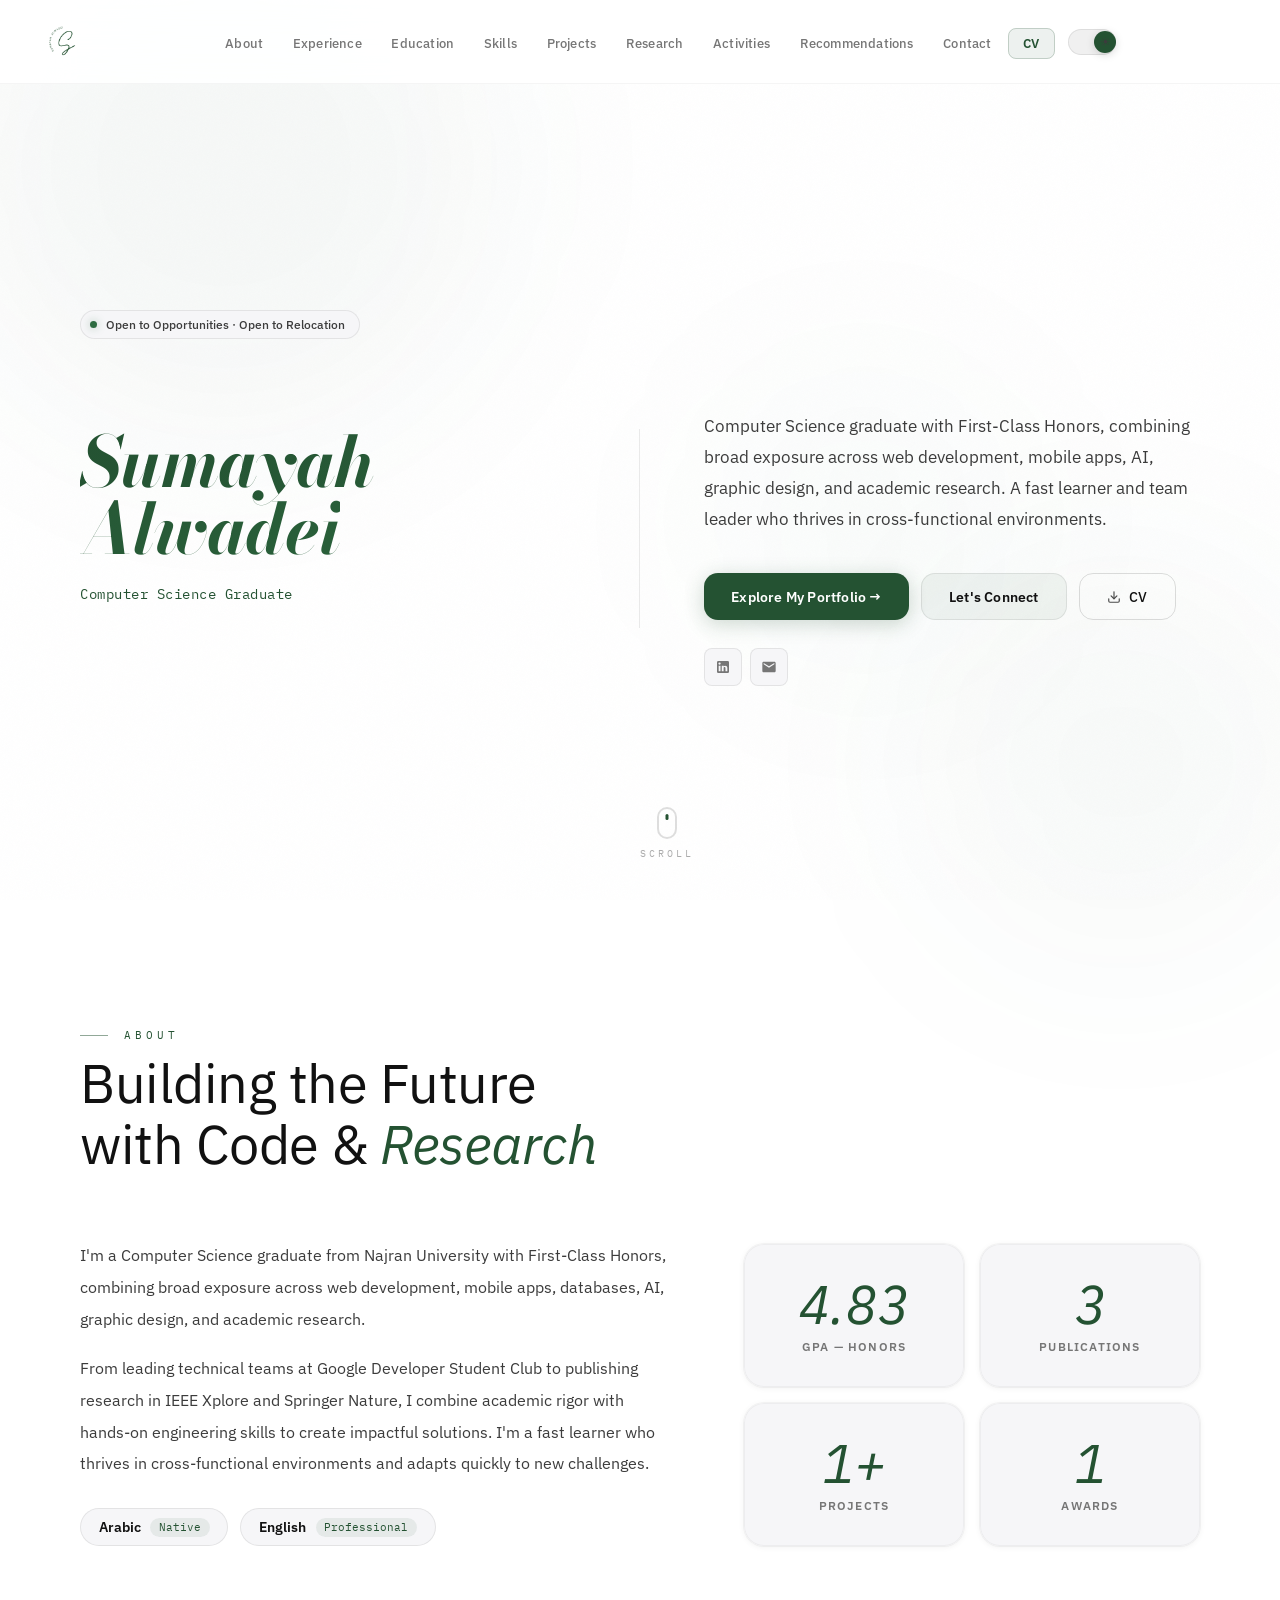
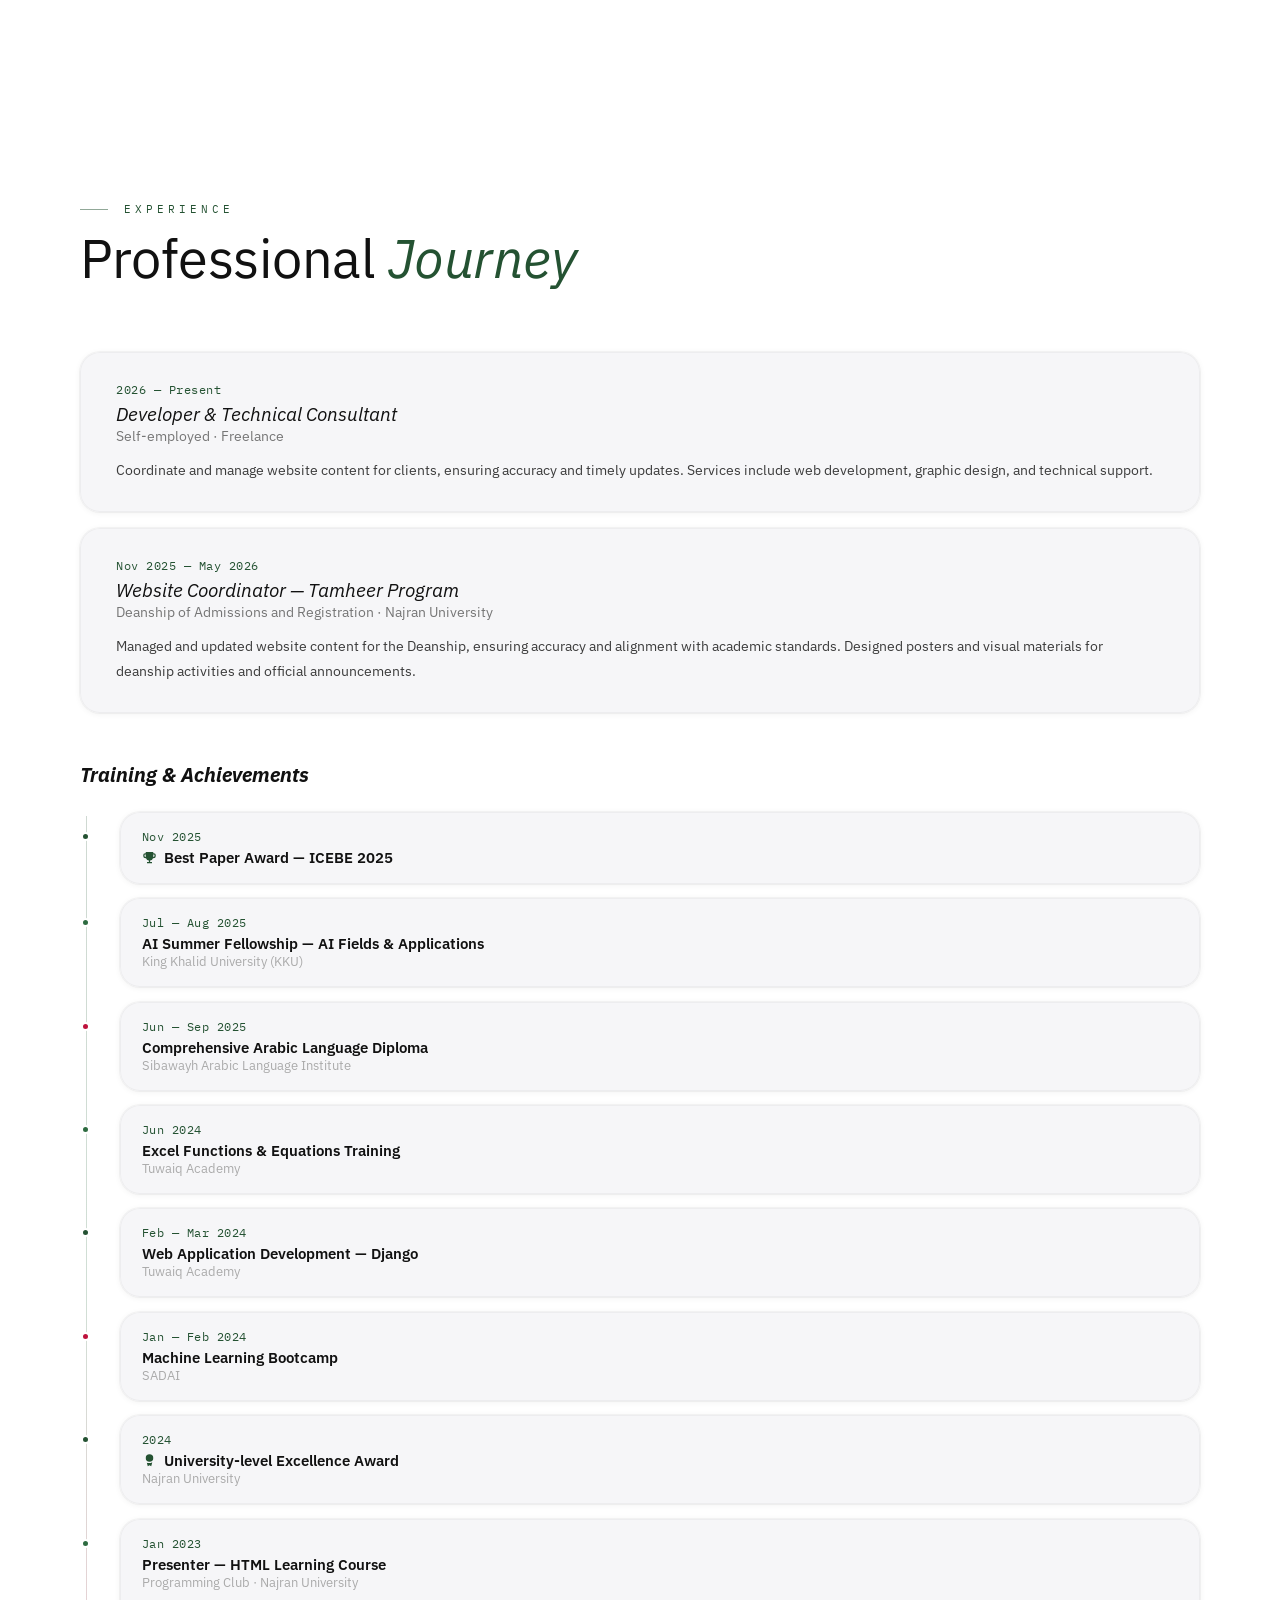
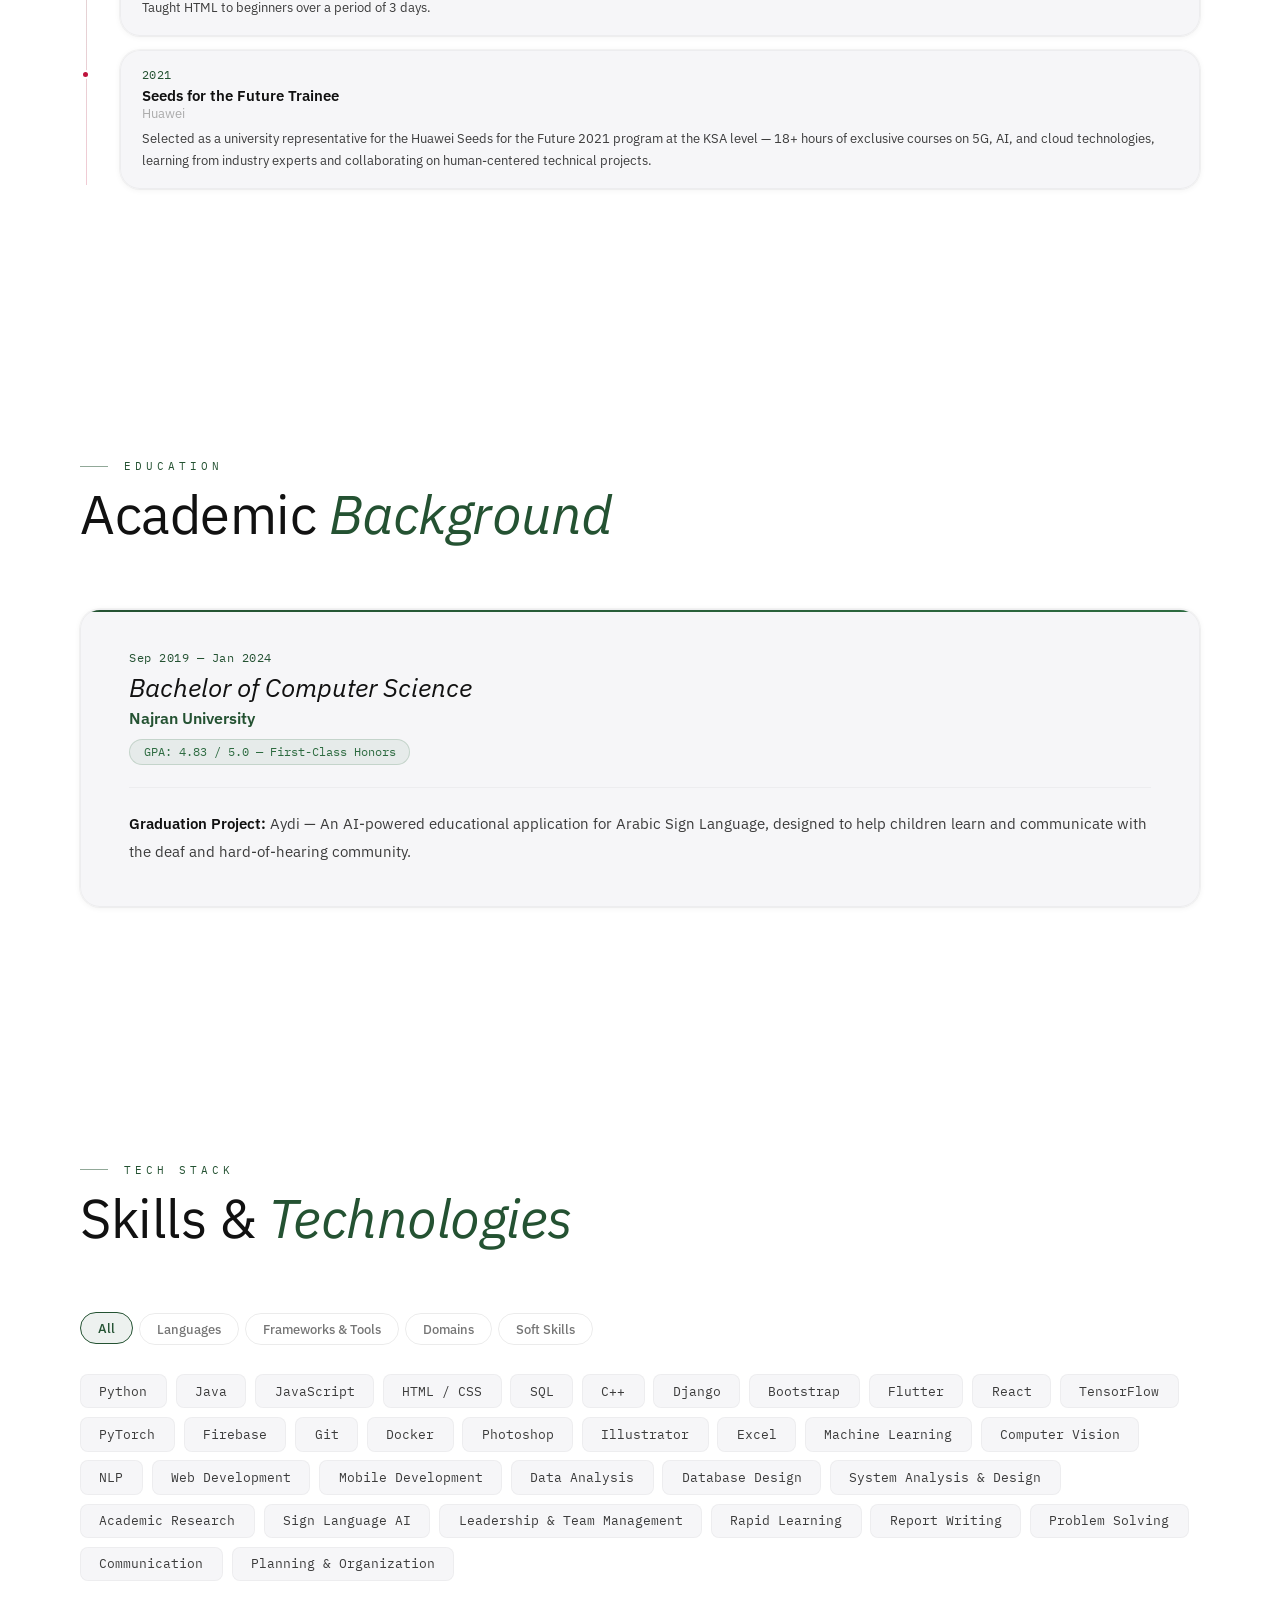
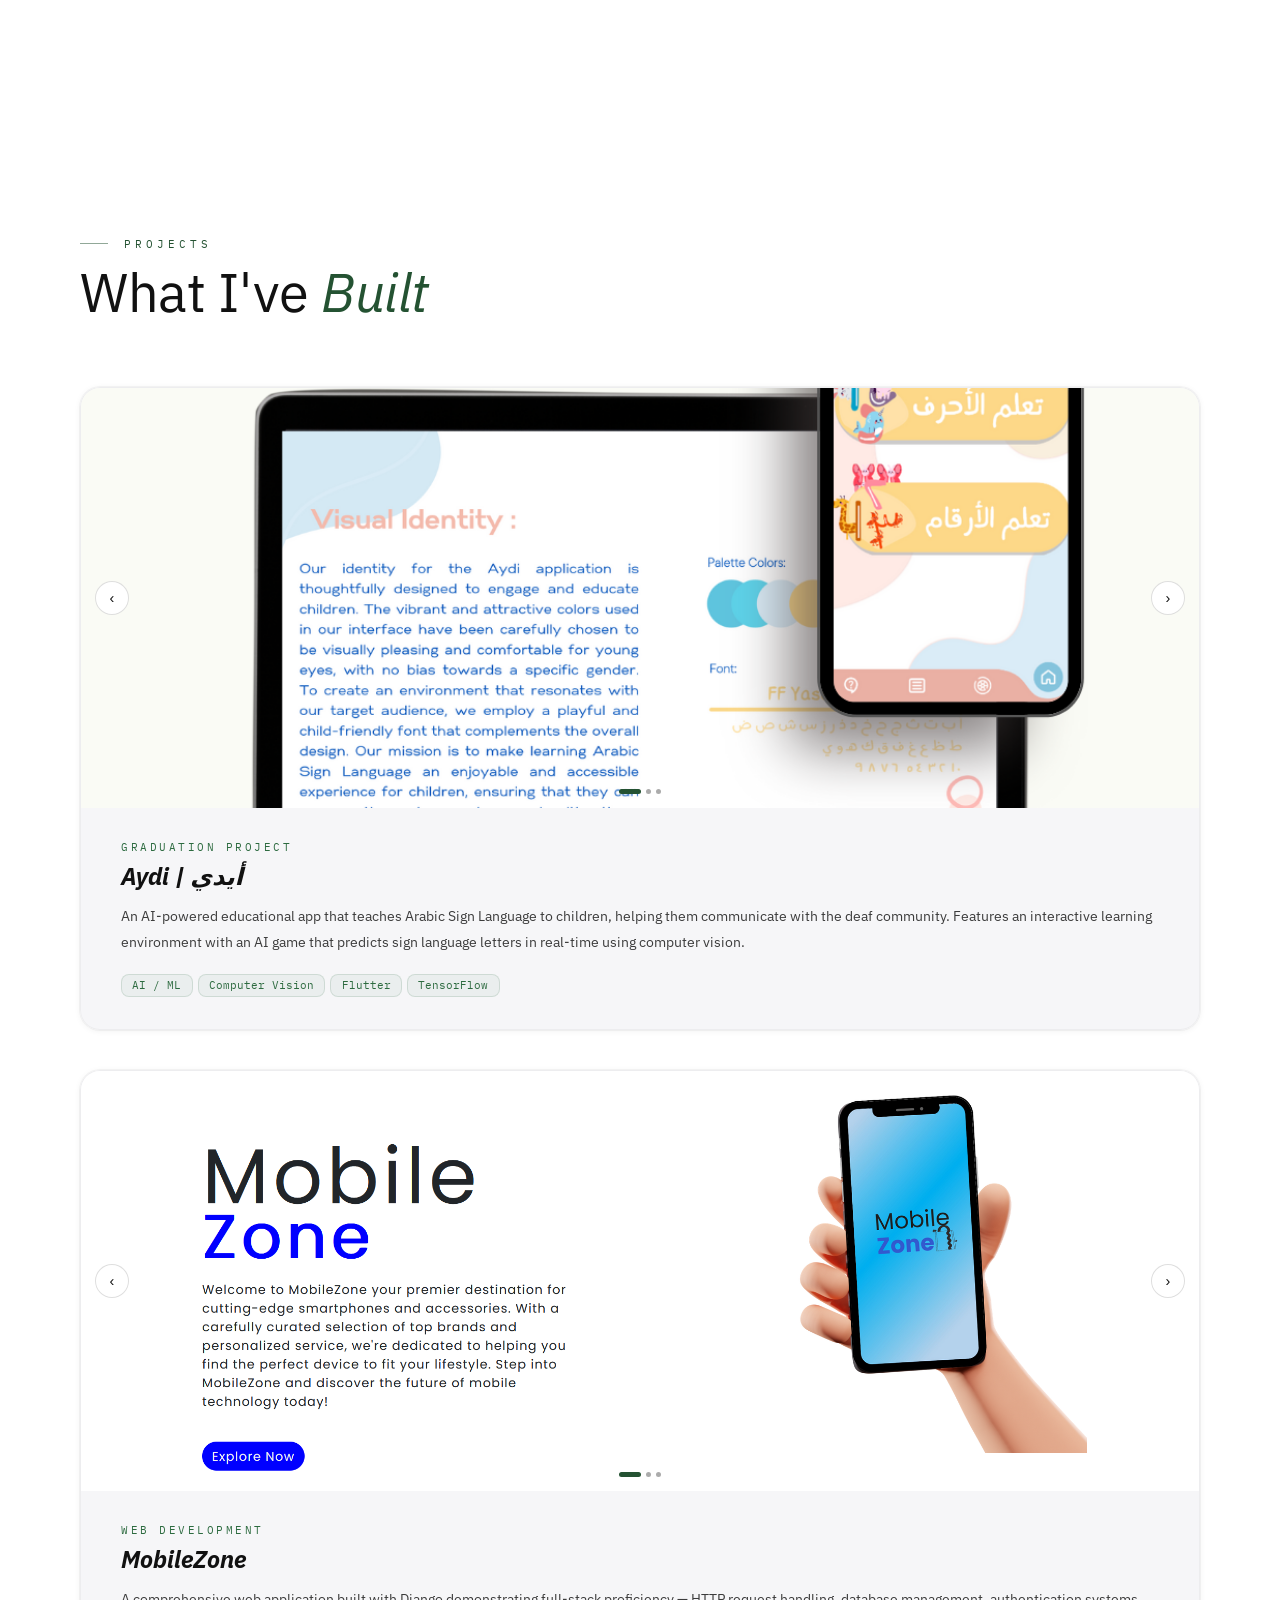
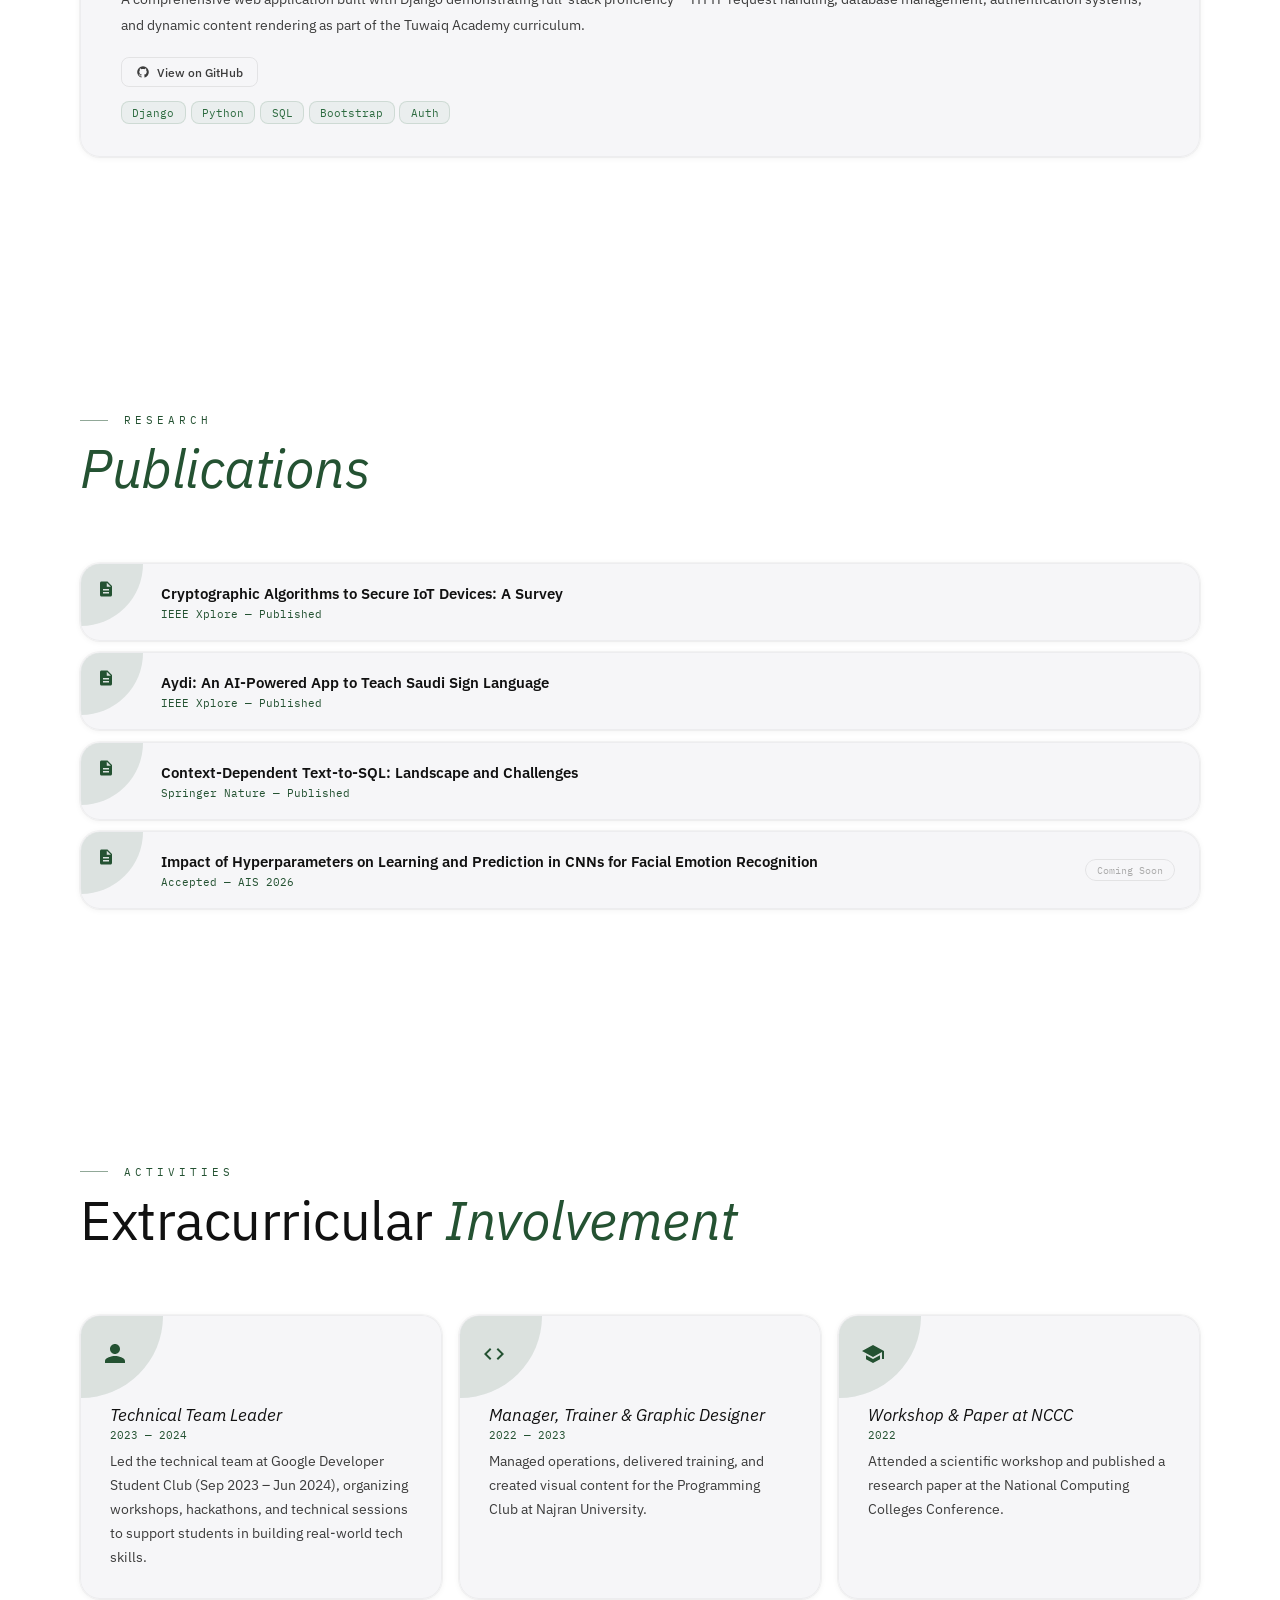
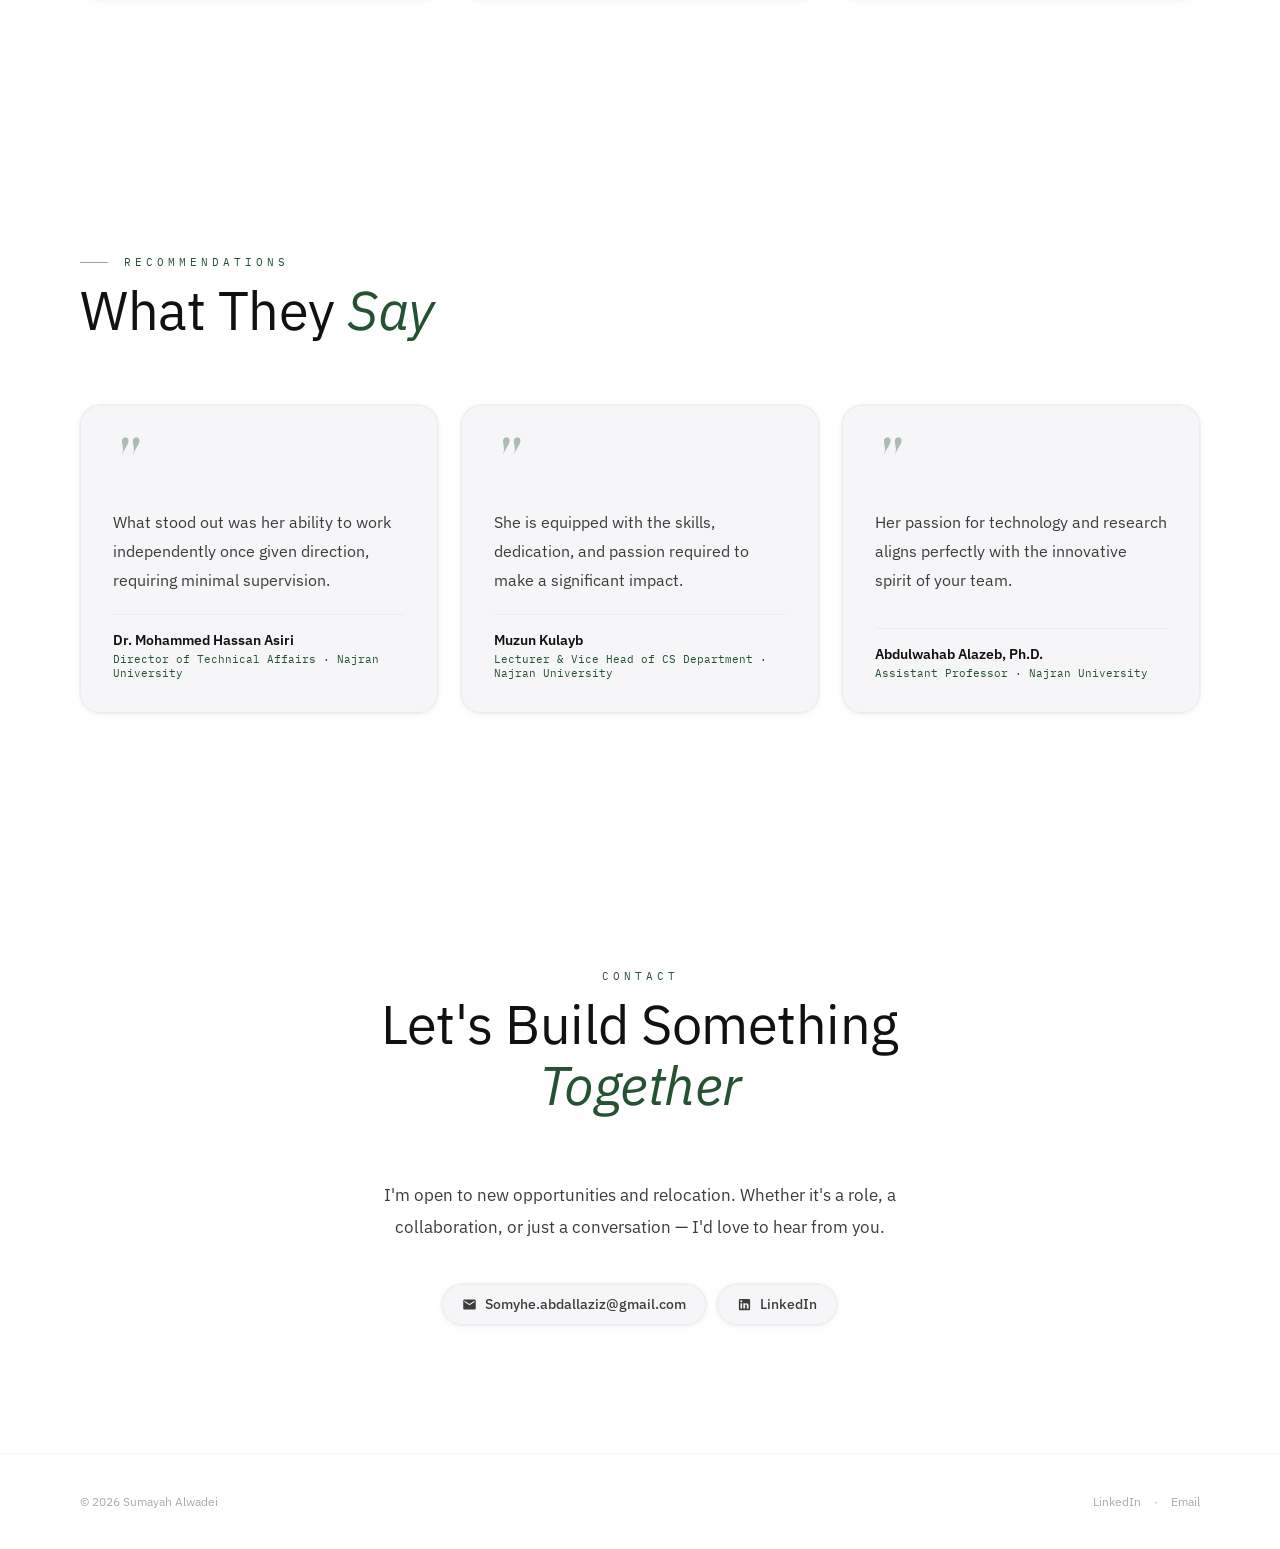
<file: index.html>
<!DOCTYPE html>
<html lang="en">
<head>
  <meta charset="UTF-8">
  <meta name="viewport" content="width=device-width, initial-scale=1.0">
  <title>Sumayah Alwadei — Computer Science Graduate & AI Researcher</title>

  <!-- SEO -->
  <meta name="description" content="Portfolio of Sumayah Alwadei — Computer Science graduate with First-Class Honors, AI researcher, and published author with 4 papers in IEEE and international conferences.">
  <meta name="author" content="Sumayah Alwadei">

  <!-- Open Graph -->
  <meta property="og:type"        content="website">
  <meta property="og:title"       content="Sumayah Alwadei — CS Graduate & AI Researcher">
  <meta property="og:description" content="Computer Science graduate with First-Class Honors (GPA 4.83), AI researcher, and published author with 4 papers in IEEE and international conferences.">
  <meta property="og:url"         content="https://somyhe.github.io/portfolio-/">
  <meta property="og:image"       content="https://somyhe.github.io/portfolio-/images/logo w.png">

  <!-- Twitter Card -->
  <meta name="twitter:card"        content="summary">
  <meta name="twitter:title"       content="Sumayah Alwadei — CS Graduate & AI Researcher">
  <meta name="twitter:description" content="Computer Science graduate with First-Class Honors (GPA 4.83), AI researcher, and published author with 4 papers in IEEE and international conferences.">

  <link rel="icon" type="image/png" href="images/logo w.png">
  <link rel="apple-touch-icon" href="images/logo w.png">
  <link rel="stylesheet" href="styles.css">
</head>
<body data-theme="light">

<!-- Background layers -->
<div class="mesh-bg">
  <div class="mesh-orb"></div>
  <div class="mesh-orb"></div>
  <div class="mesh-orb"></div>
</div>
<div class="dot-grid"></div>

<!-- Cursor -->
<div class="cur-dot" id="curDot"></div>
<div class="cur-ring" id="curRing"></div>

<!-- ═══════════ NAV ═══════════ -->
<nav class="nav" id="nav">
  <div class="nav-inner">
    <a href="#hero" class="nav-logo">
      <img src="images/logo.png"   alt="Sumayah Alwadei" class="nav-logo-img logo-light">
      <img src="images/logo w.png" alt="Sumayah Alwadei" class="nav-logo-img logo-dark">
    </a>
    <ul class="nav-links" id="navLinks">
      <li><a href="#about">About</a></li>
      <li><a href="#experience">Experience</a></li>
      <li><a href="#education">Education</a></li>
      <li><a href="#skills">Skills</a></li>
      <li><a href="#projects">Projects</a></li>
      <li><a href="#publications">Research</a></li>
      <li><a href="#activities">Activities</a></li>
      <li><a href="#testimonials">Recommendations</a></li>
      <li><a href="#contact">Contact</a></li>
      <li><a href="Sumayah Alwadei CV.pdf" class="nav-cta" target="_blank" rel="noopener">CV</a></li>
      <li>
        <div class="theme-toggle" id="themeToggle" role="button" aria-label="Toggle theme">
          <span class="theme-icon moon">🌙</span>
          <span class="theme-icon sun">☀️</span>
        </div>
      </li>
    </ul>
    <div style="display:flex;align-items:center;gap:.7rem">
      <div class="theme-toggle" id="themeToggleMob" role="button" aria-label="Toggle theme" style="display:none">
        <span class="theme-icon moon">🌙</span>
        <span class="theme-icon sun">☀️</span>
      </div>
      <button class="nav-hamburger" id="hamburger" aria-label="Menu">
        <span></span><span></span><span></span>
      </button>
    </div>
  </div>
</nav>

<!-- ═══════════ HERO ═══════════ -->
<section class="hero" id="hero">
  <div class="container">
    <div class="hero-chip"><span class="pulse-dot"></span> Open to Opportunities · Open to Relocation</div>

    <div class="hero-split">

      <!-- ── LEFT: Name + Role ── -->
      <div class="hero-left">
        <h1 class="hero-h"><em id="heroName">Sumayah Alwadei</em></h1>
        <p class="hero-role"><span id="heroRole">Computer Science Graduate</span></p>
      </div>

      <!-- ── RIGHT: Details ── -->
      <div class="hero-right">



        <p class="hero-p">Computer Science graduate with First-Class Honors, combining broad exposure across web development, mobile apps, AI, graphic design, and academic research. A fast learner and team leader who thrives in cross-functional environments.</p>

        <div class="hero-btns">
          <a href="#about" class="btn btn-p">Explore My Portfolio →</a>
          <a href="#contact" class="btn btn-s">Let's Connect</a>
          <a href="Sumayah Alwadei CV.pdf" class="btn btn-cv" target="_blank" rel="noopener">CV</a>
        </div>

        <div class="hero-socials">
          <a href="https://www.linkedin.com/in/sumayahalwa/" target="_blank" rel="noopener" class="social-ico" aria-label="LinkedIn">
            <svg viewBox="0 0 24 24"><path d="M19 3a2 2 0 012 2v14a2 2 0 01-2 2H5a2 2 0 01-2-2V5a2 2 0 012-2h14m-.5 15.5v-5.3a3.26 3.26 0 00-3.26-3.26c-.85 0-1.84.52-2.32 1.3v-1.11h-2.79v8.37h2.79v-4.93c0-.77.62-1.4 1.39-1.4a1.4 1.4 0 011.4 1.4v4.93h2.79M6.88 8.56a1.68 1.68 0 001.68-1.68c0-.93-.75-1.69-1.68-1.69a1.69 1.69 0 00-1.69 1.69c0 .93.76 1.68 1.69 1.68m1.39 9.94v-8.37H5.5v8.37h2.77z"/></svg>
          </a>
          <a href="mailto:Somyhe.abdallaziz@gmail.com" class="social-ico" aria-label="Email">
            <svg viewBox="0 0 24 24"><path d="M20 4H4c-1.1 0-2 .9-2 2v12c0 1.1.9 2 2 2h16c1.1 0 2-.9 2-2V6c0-1.1-.9-2-2-2zm0 4l-8 5-8-5V6l8 5 8-5v2z"/></svg>
          </a>
        </div>
      </div>

    </div>
  <div class="scroll-hint">
    <div class="scroll-mouse"></div>
    <span class="scroll-label">Scroll</span>
  </div>
</section>

<!-- ═══════════ ABOUT ═══════════ -->
<section id="about">
  <div class="container">
    <div class="about-grid">
      <div>
        <div class="sec-head rv">
          <span class="eyebrow">About</span>
          <h2 class="sec-title">Building the Future<br>with Code &amp; <em>Research</em></h2>
        </div>
        <div class="about-prose rv">
          <p>I'm a Computer Science graduate from Najran University with First-Class Honors, combining broad exposure across web development, mobile apps, databases, AI, graphic design, and academic research.</p>
          <p>From leading technical teams at Google Developer Student Club to publishing research in IEEE Xplore and Springer Nature, I combine academic rigor with hands-on engineering skills to create impactful solutions. I'm a fast learner who thrives in cross-functional environments and adapts quickly to new challenges.</p>
        </div>
        <div class="lang-row rv">
          <div class="lang-item">
            <span class="lang-name">Arabic</span>
            <span class="lang-level">Native</span>
          </div>
          <div class="lang-item">
            <span class="lang-name">English</span>
            <span class="lang-level">Professional</span>
          </div>
        </div>
      </div>
      <div class="stats-row sg">
        <div class="stat gcard rv">
          <div class="num" data-count="4.83">0</div>
          <div class="lbl">GPA — Honors</div>
        </div>
        <div class="stat gcard rv">
          <div class="num" data-count="4" data-suffix="">0</div>
          <div class="lbl">Publications</div>
        </div>
        <div class="stat gcard rv">
          <div class="num" data-count="2" data-suffix="+">0</div>
          <div class="lbl">Projects</div>
        </div>
        <div class="stat gcard rv">
          <div class="num" data-count="2" data-suffix="">0</div>
          <div class="lbl">Awards</div>
        </div>
      </div>
    </div>
  </div>
</section>

<!-- ═══════════ EXPERIENCE ═══════════ -->
<section id="experience">
  <div class="container">
    <div class="sec-head rv">
      <span class="eyebrow">Experience</span>
      <h2 class="sec-title">Professional <em>Journey</em></h2>
    </div>

    <!-- Current Role -->
    <div class="exp gcard rv">
      <div class="bar"></div>
      <div class="exp-date">2026 — Present</div>
      <div class="exp-role">Developer &amp; Technical Consultant</div>
      <div class="exp-co">Self-employed · Freelance</div>
      <div class="exp-desc">Coordinate and manage website content for clients, ensuring accuracy and timely updates. Services include web development, graphic design, and technical support.</div>
    </div>

    <!-- Tamheer -->
    <div class="exp gcard rv">
      <div class="bar"></div>
      <div class="exp-date">Nov 2025 — May 2026</div>
      <div class="exp-role">Website Coordinator — Tamheer Program</div>
      <div class="exp-co">Deanship of Admissions and Registration · Najran University</div>
      <div class="exp-desc">Managed and updated website content for the Deanship, ensuring accuracy and alignment with academic standards. Designed posters and visual materials for deanship activities and official announcements.</div>
    </div>

    <div class="tl-section rv">
      <h3 class="tl-heading">Training &amp; Achievements</h3>
    </div>

    <div class="timeline sg">
      <div class="tl gcard rv">
        <div class="exp-date">Nov 2025</div>
        <div style="font-weight:600;color:var(--t1);font-size:.92rem;display:flex;align-items:center;gap:.45rem"><span class="tl-ico"><svg viewBox="0 0 24 24" fill="currentColor"><path d="M19 5h-1V3H6v2H5a3 3 0 00-3 3v1a4 4 0 004 4h.43A6 6 0 0011 16.9V19H8v2h8v-2h-3v-2.1A6 6 0 0017.57 13H18a4 4 0 004-4V8a3 3 0 00-3-3zM6 11a2 2 0 01-2-2V8a1 1 0 011-1h1v4zm14-2a2 2 0 01-2 2V7h1a1 1 0 011 1z"/></svg></span>Best Paper Award — ICEBE 2025</div>
      </div>
      <div class="tl gcard rv">
        <div class="exp-date">Jul — Aug 2025</div>
        <div style="font-weight:600;color:var(--t1);font-size:.92rem">AI Summer Fellowship — AI Fields &amp; Applications</div>
        <div style="font-size:.82rem;color:var(--t4)">King Khalid University (KKU)</div>
      </div>
      <div class="tl gcard rv">
        <div class="exp-date">Jun — Sep 2025</div>
        <div style="font-weight:600;color:var(--t1);font-size:.92rem">Comprehensive Arabic Language Diploma</div>
        <div style="font-size:.82rem;color:var(--t4)">Sibawayh Arabic Language Institute</div>
      </div>
      <div class="tl gcard rv">
        <div class="exp-date">Jun 2024</div>
        <div style="font-weight:600;color:var(--t1);font-size:.92rem">Excel Functions &amp; Equations Training</div>
        <div style="font-size:.82rem;color:var(--t4)">Tuwaiq Academy</div>
      </div>
      <div class="tl gcard rv">
        <div class="exp-date">Feb — Mar 2024</div>
        <div style="font-weight:600;color:var(--t1);font-size:.92rem">Web Application Development — Django</div>
        <div style="font-size:.82rem;color:var(--t4)">Tuwaiq Academy</div>
      </div>
      <div class="tl gcard rv">
        <div class="exp-date">Jan — Feb 2024</div>
        <div style="font-weight:600;color:var(--t1);font-size:.92rem">Machine Learning Bootcamp</div>
        <div style="font-size:.82rem;color:var(--t4)">SADAI</div>
      </div>
      <div class="tl gcard rv">
        <div class="exp-date">2024</div>
        <div style="font-weight:600;color:var(--t1);font-size:.92rem;display:flex;align-items:center;gap:.45rem"><span class="tl-ico"><svg viewBox="0 0 24 24" fill="currentColor"><path d="M12 2a6 6 0 100 12A6 6 0 0012 2zm4.24 13.65l-1.5 5.6-2.74-1.64-2.74 1.64-1.5-5.6A7.97 7.97 0 0012 16c1.5 0 2.9-.41 4.24-1.35z"/></svg></span>University-level Excellence Award</div>
        <div style="font-size:.82rem;color:var(--t4)">Najran University</div>
      </div>
      <div class="tl gcard rv">
        <div class="exp-date">Jan 2023</div>
        <div style="font-weight:600;color:var(--t1);font-size:.92rem">Presenter — HTML Learning Course</div>
        <div style="font-size:.82rem;color:var(--t4)">Programming Club · Najran University</div>
        <div style="font-size:.82rem;color:var(--t2);margin-top:.4rem;line-height:1.65">Taught HTML to beginners over a period of 3 days.</div>
      </div>
      <div class="tl gcard rv">
        <div class="exp-date">2021</div>
        <div style="font-weight:600;color:var(--t1);font-size:.92rem">Seeds for the Future Trainee</div>
        <div style="font-size:.82rem;color:var(--t4)">Huawei</div>
        <div style="font-size:.82rem;color:var(--t2);margin-top:.4rem;line-height:1.65">Selected as a university representative for the Huawei Seeds for the Future 2021 program at the KSA level — 18+ hours of exclusive courses on 5G, AI, and cloud technologies, learning from industry experts and collaborating on human-centered technical projects.</div>
      </div>
    </div>
  </div>
</section>

<!-- ═══════════ EDUCATION ═══════════ -->
<section id="education">
  <div class="container">
    <div class="sec-head rv">
      <span class="eyebrow">Education</span>
      <h2 class="sec-title">Academic <em>Background</em></h2>
    </div>
    <div class="edu gcard rv">
      <div class="bar"></div>
      <div class="edu-dates">Sep 2019 — Jan 2024</div>
      <div class="edu-deg">Bachelor of Computer Science</div>
      <div class="edu-uni">Najran University</div>
      <div class="edu-gpa">GPA: 4.83 / 5.0 — First-Class Honors</div>
      <div class="edu-proj">
        <strong>Graduation Project:</strong> Aydi — An AI-powered educational application for Arabic Sign Language, designed to help children learn and communicate with the deaf and hard-of-hearing community.
      </div>
    </div>
  </div>
</section>

<!-- ═══════════ SKILLS ═══════════ -->
<section id="skills">
  <div class="container">
    <div class="sec-head rv">
      <span class="eyebrow">Tech Stack</span>
      <h2 class="sec-title">Skills &amp; <em>Technologies</em></h2>
    </div>
    <div class="skill-filters rv">
      <button class="sf on" data-f="all">All</button>
      <button class="sf" data-f="lang">Languages</button>
      <button class="sf" data-f="tool">Frameworks &amp; Tools</button>
      <button class="sf" data-f="domain">Domains</button>
      <button class="sf" data-f="soft">Soft Skills</button>
    </div>
    <div class="chips sg">
      <div class="chip rv" data-cat="lang">Python</div>
      <div class="chip rv" data-cat="lang">Java</div>
      <div class="chip rv" data-cat="lang">JavaScript</div>
      <div class="chip rv" data-cat="lang">HTML / CSS</div>
      <div class="chip rv" data-cat="lang">SQL</div>
      <div class="chip rv" data-cat="lang">C++</div>
      <div class="chip rv" data-cat="tool">Django</div>
      <div class="chip rv" data-cat="tool">Bootstrap</div>
      <div class="chip rv" data-cat="tool">Flutter</div>
      <div class="chip rv" data-cat="tool">React</div>
      <div class="chip rv" data-cat="tool">TensorFlow</div>
      <div class="chip rv" data-cat="tool">PyTorch</div>
      <div class="chip rv" data-cat="tool">Firebase</div>
      <div class="chip rv" data-cat="tool">Git</div>
      <div class="chip rv" data-cat="tool">Docker</div>
      <div class="chip rv" data-cat="tool">Photoshop</div>
      <div class="chip rv" data-cat="tool">Illustrator</div>
      <div class="chip rv" data-cat="tool">Excel</div>
      <div class="chip rv" data-cat="domain">Machine Learning</div>
      <div class="chip rv" data-cat="domain">Computer Vision</div>
      <div class="chip rv" data-cat="domain">NLP</div>
      <div class="chip rv" data-cat="domain">Web Development</div>
      <div class="chip rv" data-cat="domain">Mobile Development</div>
      <div class="chip rv" data-cat="domain">Data Analysis</div>
      <div class="chip rv" data-cat="domain">Database Design</div>
      <div class="chip rv" data-cat="domain">System Analysis &amp; Design</div>
      <div class="chip rv" data-cat="domain">Academic Research</div>
      <div class="chip rv" data-cat="domain">Sign Language AI</div>
      <div class="chip rv" data-cat="soft">Leadership &amp; Team Management</div>
      <div class="chip rv" data-cat="soft">Rapid Learning</div>
      <div class="chip rv" data-cat="soft">Report Writing</div>
      <div class="chip rv" data-cat="soft">Problem Solving</div>
      <div class="chip rv" data-cat="soft">Communication</div>
      <div class="chip rv" data-cat="soft">Planning &amp; Organization</div>
    </div>
  </div>
</section>

<!-- ═══════════ PROJECTS ═══════════ -->
<section id="projects">
  <div class="container">
    <div class="sec-head rv">
      <span class="eyebrow">Projects</span>
      <h2 class="sec-title">What I've <em>Built</em></h2>
    </div>

    <div class="proj-stack">
      <!-- Aydi -->
      <div class="proj gcard rv">
        <div class="crsl" id="crsl-aydi">
          <div class="crsl-track">
            <div class="crsl-slide"><img src="images/Poster 1.png" alt="Aydi App — App Mockup"></div>
            <div class="crsl-slide"><img src="images/Poster 2.png" alt="Aydi App — Sign Language Learning"></div>
            <div class="crsl-slide"><img src="images/Poster 3.png" alt="Aydi App — Visual Identity"></div>
          </div>
          <button class="crsl-btn prev" onclick="cMove('crsl-aydi',-1)">‹</button>
          <button class="crsl-btn next" onclick="cMove('crsl-aydi',1)">›</button>
          <div class="crsl-dots">
            <button class="crsl-pip on" onclick="cGo('crsl-aydi',0)"></button>
            <button class="crsl-pip" onclick="cGo('crsl-aydi',1)"></button>
            <button class="crsl-pip" onclick="cGo('crsl-aydi',2)"></button>
          </div>
        </div>
        <div class="proj-body">
          <div class="proj-tag">Graduation Project</div>
          <h3 class="proj-name">Aydi | أيدي</h3>
          <p class="proj-desc">An AI-powered educational app that teaches Arabic Sign Language to children, helping them communicate with the deaf community. Features an interactive learning environment with an AI game that predicts sign language letters in real-time using computer vision.</p>
          <div class="pills"><span>AI / ML</span><span>Computer Vision</span><span>Flutter</span><span>TensorFlow</span></div>
        </div>
      </div>

      <!-- MobileZone -->
      <div class="proj gcard rv">
        <div class="crsl" id="crsl-mz">
          <div class="crsl-track">
            <div class="crsl-slide"><img src="images/4.png" alt="MobileZone — Homepage"></div>
            <div class="crsl-slide"><img src="images/5.png" alt="MobileZone — Product Listing"></div>
            <div class="crsl-slide"><img src="images/6.png" alt="MobileZone — Dashboard"></div>
          </div>
          <button class="crsl-btn prev" onclick="cMove('crsl-mz',-1)">‹</button>
          <button class="crsl-btn next" onclick="cMove('crsl-mz',1)">›</button>
          <div class="crsl-dots">
            <button class="crsl-pip on" onclick="cGo('crsl-mz',0)"></button>
            <button class="crsl-pip" onclick="cGo('crsl-mz',1)"></button>
            <button class="crsl-pip" onclick="cGo('crsl-mz',2)"></button>
          </div>
        </div>
        <div class="proj-body">
          <div class="proj-tag">Web Development</div>
          <h3 class="proj-name">MobileZone</h3>
          <p class="proj-desc">A comprehensive web application built with Django demonstrating full-stack proficiency — HTTP request handling, database management, authentication systems, and dynamic content rendering as part of the Tuwaiq Academy curriculum.</p>
          <div class="proj-links">
            <a href="https://github.com/Somyhe/E-Commirce" target="_blank" rel="noopener" class="proj-link">
              <svg viewBox="0 0 24 24"><path d="M12 2A10 10 0 002 12c0 4.42 2.87 8.17 6.84 9.5.5.08.66-.23.66-.5v-1.69c-2.77.6-3.36-1.34-3.36-1.34-.46-1.16-1.11-1.47-1.11-1.47-.91-.62.07-.6.07-.6 1 .07 1.53 1.03 1.53 1.03.87 1.52 2.34 1.07 2.91.83.09-.65.35-1.09.63-1.34-2.22-.25-4.55-1.11-4.55-4.92 0-1.11.38-2 1.03-2.71-.1-.25-.45-1.29.1-2.64 0 0 .84-.27 2.75 1.02.79-.22 1.65-.33 2.5-.33.85 0 1.71.11 2.5.33 1.91-1.29 2.75-1.02 2.75-1.02.55 1.35.2 2.39.1 2.64.65.71 1.03 1.6 1.03 2.71 0 3.82-2.34 4.66-4.57 4.91.36.31.69.92.69 1.85V21c0 .27.16.59.67.5C19.14 20.16 22 16.42 22 12A10 10 0 0012 2z"/></svg>
              View on GitHub
            </a>
          </div>
          <div class="pills"><span>Django</span><span>Python</span><span>SQL</span><span>Bootstrap</span><span>Auth</span></div>
        </div>
      </div>
    </div>
  </div>
</section>

<!-- ═══════════ PUBLICATIONS ═══════════ -->
<section id="publications">
  <div class="container">
    <div class="sec-head rv">
      <span class="eyebrow">Research</span>
      <h2 class="sec-title"><em>Publications</em></h2>
    </div>

    <div class="pubs sg">
      <a href="https://ieeexplore.ieee.org/document/10067855/" target="_blank" rel="noopener" class="pub gcard rv">
        <div class="pub-ico">
          <svg viewBox="0 0 24 24" fill="currentColor" aria-hidden="true"><path d="M14 2H6c-1.1 0-2 .9-2 2v16c0 1.1.9 2 2 2h12c1.1 0 2-.9 2-2V8l-6-6zm2 16H8v-2h8v2zm0-4H8v-2h8v2zm-3-5V3.5L18.5 9H13z"/></svg>
        </div>
        <div class="pub-body">
          <div class="pub-name">Cryptographic Algorithms to Secure IoT Devices: A Survey</div>
          <div class="pub-venue">IEEE Xplore — Published</div>
        </div>
        <div class="pub-arrow">→</div>
      </a>
      <a href="https://ieeexplore.ieee.org/abstract/document/11299334" target="_blank" rel="noopener" class="pub gcard rv">
        <div class="pub-ico">
          <svg viewBox="0 0 24 24" fill="currentColor" aria-hidden="true"><path d="M14 2H6c-1.1 0-2 .9-2 2v16c0 1.1.9 2 2 2h12c1.1 0 2-.9 2-2V8l-6-6zm2 16H8v-2h8v2zm0-4H8v-2h8v2zm-3-5V3.5L18.5 9H13z"/></svg>
        </div>
        <div class="pub-body">
          <div class="pub-name">Aydi: An AI-Powered App to Teach Saudi Sign Language</div>
          <div class="pub-venue">IEEE Xplore — Published</div>
        </div>
        <div class="pub-arrow">→</div>
      </a>
      <a href="https://link.springer.com/chapter/10.1007/978-3-032-23341-7_19" target="_blank" rel="noopener" class="pub gcard rv">
        <div class="pub-ico">
          <svg viewBox="0 0 24 24" fill="currentColor" aria-hidden="true"><path d="M14 2H6c-1.1 0-2 .9-2 2v16c0 1.1.9 2 2 2h12c1.1 0 2-.9 2-2V8l-6-6zm2 16H8v-2h8v2zm0-4H8v-2h8v2zm-3-5V3.5L18.5 9H13z"/></svg>
        </div>
        <div class="pub-body">
          <div class="pub-name">Context-Dependent Text-to-SQL: Landscape and Challenges</div>
          <div class="pub-venue">Springer Nature — Published</div>
        </div>
        <div class="pub-arrow">→</div>
      </a>
      <div class="pub gcard rv pub-pending">
        <div class="pub-ico">
          <svg viewBox="0 0 24 24" fill="currentColor" aria-hidden="true"><path d="M14 2H6c-1.1 0-2 .9-2 2v16c0 1.1.9 2 2 2h12c1.1 0 2-.9 2-2V8l-6-6zm2 16H8v-2h8v2zm0-4H8v-2h8v2zm-3-5V3.5L18.5 9H13z"/></svg>
        </div>
        <div class="pub-body">
          <div class="pub-name">Impact of Hyperparameters on Learning and Prediction in CNNs for Facial Emotion Recognition</div>
          <div class="pub-venue">Accepted — AIS 2026</div>
        </div>
        <span class="pub-soon">Coming Soon</span>
      </div>
    </div>
  </div>
</section>

<!-- ═══════════ ACTIVITIES ═══════════ -->
<section id="activities">
  <div class="container">
    <div class="sec-head rv">
      <span class="eyebrow">Activities</span>
      <h2 class="sec-title">Extracurricular <em>Involvement</em></h2>
    </div>

    <div class="acts sg">
      <div class="act gcard rv">
        <div class="act-emo"><svg viewBox="0 0 24 24" fill="currentColor" aria-hidden="true"><path d="M12 12c2.76 0 5-2.24 5-5s-2.24-5-5-5-5 2.24-5 5 2.24 5 5 5zm0 2c-3.33 0-10 1.67-10 5v2h20v-2c0-3.33-6.67-5-10-5z"/></svg></div>
        <div class="act-title">Technical Team Leader</div>
        <div class="act-period">2023 — 2024</div>
        <div class="act-desc">Led the technical team at Google Developer Student Club (Sep 2023 – Jun 2024), organizing workshops, hackathons, and technical sessions to support students in building real-world tech skills.</div>
      </div>
      <div class="act gcard rv">
        <div class="act-emo"><svg viewBox="0 0 24 24" fill="currentColor" aria-hidden="true"><path d="M9.4 16.6L4.8 12l4.6-4.6L8 6l-6 6 6 6 1.4-1.4zm5.2 0l4.6-4.6-4.6-4.6L16 6l6 6-6 6-1.4-1.4z"/></svg></div>
        <div class="act-title">Manager, Trainer &amp; Graphic Designer</div>
        <div class="act-period">2022 — 2023</div>
        <div class="act-desc">Managed operations, delivered training, and created visual content for the Programming Club at Najran University.</div>
      </div>
      <div class="act gcard rv">
        <div class="act-emo"><svg viewBox="0 0 24 24" fill="currentColor" aria-hidden="true"><path d="M5 13.18v4L12 21l7-3.82v-4L12 17l-7-3.82zM12 3L1 9l11 6 9-4.91V17h2V9L12 3z"/></svg></div>
        <div class="act-title">Workshop &amp; Paper at NCCC</div>
        <div class="act-period">2022</div>
        <div class="act-desc">Attended a scientific workshop and published a research paper at the National Computing Colleges Conference.</div>
      </div>
    </div>
  </div>
</section>

<!-- ═══════════ TESTIMONIALS ═══════════ -->
<section id="testimonials">
  <div class="container">
    <div class="sec-head rv">
      <span class="eyebrow">Recommendations</span>
      <h2 class="sec-title">What They <em>Say</em></h2>
    </div>
    <div class="testimonials sg">

      <div class="testi gcard rv">
        <div class="testi-mark">"</div>
        <p class="testi-quote">What stood out was her ability to work independently once given direction, requiring minimal supervision.</p>
        <div class="testi-author">
          <div class="testi-name">Dr. Mohammed Hassan Asiri</div>
          <div class="testi-role">Director of Technical Affairs · Najran University</div>
        </div>
      </div>

      <div class="testi gcard rv">
        <div class="testi-mark">"</div>
        <p class="testi-quote">She is equipped with the skills, dedication, and passion required to make a significant impact.</p>
        <div class="testi-author">
          <div class="testi-name">Muzun Kulayb</div>
          <div class="testi-role">Lecturer & Vice Head of CS Department · Najran University</div>
        </div>
      </div>

      <div class="testi gcard rv">
        <div class="testi-mark">"</div>
        <p class="testi-quote">Her passion for technology and research aligns perfectly with the innovative spirit of your team.</p>
        <div class="testi-author">
          <div class="testi-name">Abdulwahab Alazeb, Ph.D.</div>
          <div class="testi-role">Assistant Professor · Najran University</div>
        </div>
      </div>

    </div>
  </div>
</section>

<!-- ═══════════ CONTACT ═══════════ -->
<section id="contact">
  <div class="container">
    <div class="contact-wrap">
      <div class="sec-head rv">
        <span class="eyebrow">Contact</span>
        <h2 class="sec-title">Let's Build Something <em>Together</em></h2>
      </div>
      <p class="contact-text rv">I'm open to new opportunities and relocation. Whether it's a role, a collaboration, or just a conversation — I'd love to hear from you.</p>
      <div class="contact-row rv">
        <a href="mailto:Somyhe.abdallaziz@gmail.com" class="cpill gcard">
          <svg viewBox="0 0 24 24"><path d="M20 4H4c-1.1 0-2 .9-2 2v12c0 1.1.9 2 2 2h16c1.1 0 2-.9 2-2V6c0-1.1-.9-2-2-2zm0 4l-8 5-8-5V6l8 5 8-5v2z"/></svg>
          Somyhe.abdallaziz@gmail.com
        </a>
        <a href="https://www.linkedin.com/in/sumayahalwa/" target="_blank" rel="noopener" class="cpill gcard">
          <svg viewBox="0 0 24 24"><path d="M19 3a2 2 0 012 2v14a2 2 0 01-2 2H5a2 2 0 01-2-2V5a2 2 0 012-2h14m-.5 15.5v-5.3a3.26 3.26 0 00-3.26-3.26c-.85 0-1.84.52-2.32 1.3v-1.11h-2.79v8.37h2.79v-4.93c0-.77.62-1.4 1.39-1.4a1.4 1.4 0 011.4 1.4v4.93h2.79M6.88 8.56a1.68 1.68 0 001.68-1.68c0-.93-.75-1.69-1.68-1.69a1.69 1.69 0 00-1.69 1.69c0 .93.76 1.68 1.69 1.68m1.39 9.94v-8.37H5.5v8.37h2.77z"/></svg>
          LinkedIn
        </a>
      </div>
    </div>
  </div>
</section>

<footer>
  <div class="foot-inner">
    <p>&copy; <span id="year"></span> Sumayah Alwadei</p>
    <div class="foot-links">
      <a href="https://www.linkedin.com/in/sumayahalwa/" target="_blank" rel="noopener">LinkedIn</a>
      <span>·</span>
      <a href="mailto:Somyhe.abdallaziz@gmail.com">Email</a>
    </div>
  </div>
</footer>

<button class="back-top" id="backTop" aria-label="Back to top">
  <svg viewBox="0 0 24 24" fill="none" stroke="currentColor" stroke-width="2.5" stroke-linecap="round" stroke-linejoin="round"><polyline points="18 15 12 9 6 15"/></svg>
</button>

<script src="script.js"></script>
</body>
</html>
</file>
<file: styles.css>
@import url('https://fonts.googleapis.com/css2?family=Bodoni+Moda:ital,wght@1,700&family=IBM+Plex+Mono:wght@400;500&family=IBM+Plex+Sans:ital,wght@0,300;0,400;0,500;0,600;0,700;1,300;1,400;1,500;1,600;1,700&display=swap');

:root {
  --ff-display: 'IBM Plex Sans', system-ui, sans-serif;
  --ff-body: 'IBM Plex Sans', system-ui, sans-serif;
  --ff-mono: 'IBM Plex Mono', monospace;
  --ease: cubic-bezier(0.16, 1, 0.3, 1);
  --ease-spring: cubic-bezier(0.34, 1.56, 0.64, 1);
  --r-lg: 20px; --r-md: 14px; --r-sm: 8px; --r-full: 100px;
}

[data-theme="dark"] {
  --bg: #0d0d0d; --bg-up: #171717; --bg-card: rgba(22,22,22,0.7);
  --glass: rgba(18,18,18,0.75);
  --b1: rgba(255,255,255,0.05); --b2: rgba(255,255,255,0.09); --b3: rgba(255,255,255,0.14);
  --b-glow: rgba(255,255,255,0.1);
  --t1: #ffffff; --t2: #a8a8a8; --t3: #666666; --t4: #3a3a3a;
  --ac1: #ffffff; --ac1r: 255,255,255;
  --ac2: #d4d4d4; --ac2r: 212,212,212;
  --ac3: #f87171;
  --nav-bg: rgba(13,13,13,0.85); --toggle-bg: rgba(255,255,255,0.08);
  --card-shadow: 0 4px 24px rgba(0,0,0,0.4), inset 0 1px 0 rgba(255,255,255,0.04);
  --card-hover-shadow: 0 20px 60px rgba(0,0,0,0.5), 0 0 40px rgba(255,255,255,0.04);
}

[data-theme="light"] {
  --bg: #ffffff; --bg-up: #f7f7f8; --bg-card: rgba(246,246,248,0.96);
  --glass: rgba(255,255,255,0.92);
  --b1: rgba(0,0,0,0.04); --b2: rgba(0,0,0,0.08); --b3: rgba(0,0,0,0.13);
  --b-glow: rgba(26,26,46,0.06);
  --t1: #111111; --t2: #3c3c3c; --t3: #767676; --t4: #ababab;
  --ac1: #245232; --ac1r: 36,82,50;
  --ac2: #2d6b40; --ac2r: 45,107,64;
  --ac3: #be123c;
  --nav-bg: rgba(255,255,255,0.9); --toggle-bg: rgba(0,0,0,0.06);
  --card-shadow: 0 1px 6px rgba(0,0,0,0.06), 0 0 0 1px rgba(0,0,0,0.04);
  --card-hover-shadow: 0 6px 24px rgba(0,0,0,0.09);
}

*,*::before,*::after{margin:0;padding:0;box-sizing:border-box}
html{scroll-behavior:smooth}
body{font-family:var(--ff-body);background:var(--bg);color:var(--t2);overflow-x:hidden;transition:background .6s,color .6s;-webkit-font-smoothing:antialiased}
::selection{background:var(--ac1);color:#fff}
a{color:inherit;text-decoration:none}
img{display:block;max-width:100%}

/* ── MESH BACKGROUND ── */
.mesh-bg{position:fixed;inset:0;z-index:0;pointer-events:none}
.mesh-orb{position:fixed;border-radius:50%;filter:blur(90px);pointer-events:none;z-index:0;will-change:transform}
.mesh-orb:nth-child(1){width:550px;height:550px;background:rgba(var(--ac1r),.04);top:-12%;left:-4%;animation:orb1 28s ease-in-out infinite}
.mesh-orb:nth-child(2){width:420px;height:420px;background:rgba(var(--ac2r),.03);bottom:-8%;right:-4%;animation:orb2 34s ease-in-out infinite}
.mesh-orb:nth-child(3){width:320px;height:320px;background:rgba(var(--ac1r),.025);top:40%;left:55%;animation:orb3 26s ease-in-out infinite}
@keyframes orb1{0%,100%{transform:translate(0,0) scale(1)}33%{transform:translate(90px,70px) scale(1.12)}66%{transform:translate(-40px,130px) scale(.92)}}
@keyframes orb2{0%,100%{transform:translate(0,0) scale(1)}50%{transform:translate(-80px,-90px) scale(1.1)}}
@keyframes orb3{0%,100%{transform:translate(0,0) scale(1)}33%{transform:translate(-70px,55px) scale(1.18)}66%{transform:translate(90px,-70px) scale(.88)}}

.mesh-bg::after{content:'';position:absolute;inset:0;background-image:url("data:image/svg+xml,%3Csvg viewBox='0 0 512 512' xmlns='http://www.w3.org/2000/svg'%3E%3Cfilter id='n'%3E%3CfeTurbulence type='fractalNoise' baseFrequency='.65' numOctaves='3' stitchTiles='stitch'/%3E%3C/filter%3E%3Crect width='100%25' height='100%25' filter='url(%23n)' opacity='.025'/%3E%3C/svg%3E");background-size:256px}

/* ── DOT GRID ── */
.dot-grid{position:fixed;inset:0;z-index:0;pointer-events:none;
  background-image:radial-gradient(circle,var(--b2) .6px,transparent .6px);
  background-size:28px 28px;
  mask-image:radial-gradient(ellipse 70% 60% at 50% 50%,black,transparent);
  -webkit-mask-image:radial-gradient(ellipse 70% 60% at 50% 50%,black,transparent);
  opacity:.45}

/* ── CURSOR ── */
.cur-dot{width:6px;height:6px;background:var(--ac1);border-radius:50%;position:fixed;pointer-events:none;z-index:99999;opacity:0;mix-blend-mode:difference;transition:width .25s,height .25s,margin .25s,opacity .4s}
.cur-ring{width:42px;height:42px;border:1.5px solid rgba(var(--ac1r),.3);border-radius:50%;position:fixed;pointer-events:none;z-index:99998;opacity:0;transition:width .45s var(--ease-spring),height .45s var(--ease-spring),border-radius .4s,border-color .3s,opacity .4s}
.cur-ring.hover{width:64px;height:64px;border-color:rgba(var(--ac1r),.5);border-radius:14px}
body:hover .cur-dot,body:hover .cur-ring{opacity:1}

/* ── NAV ── */
.nav{position:fixed;top:0;left:0;right:0;z-index:1000;padding:1.1rem 2.5rem;background:var(--nav-bg);backdrop-filter:blur(32px) saturate(180%);-webkit-backdrop-filter:blur(32px) saturate(180%);border-bottom:1px solid var(--b1);transition:padding .5s var(--ease)}
.nav.scrolled{padding:.55rem 2.5rem}
.nav-inner{max-width:1300px;margin:0 auto;display:flex;justify-content:space-between;align-items:center}
.nav-logo{font-family:var(--ff-display);font-size:1.5rem;color:var(--t1);font-style:italic;display:flex;align-items:center;gap:.55rem}
.nav-logo-img{height:48px;width:auto;object-fit:contain;border-radius:6px;flex-shrink:0}
[data-theme="light"] .logo-dark{display:none}
[data-theme="dark"]  .logo-light{display:none}
.nav-logo em{font-style:normal;color:var(--ac1)}
.nav-links{display:flex;align-items:center;gap:.15rem;list-style:none}
.nav-links a{padding:.42rem .85rem;font-size:.8rem;font-weight:500;color:var(--t3);border-radius:var(--r-sm);transition:all .3s;letter-spacing:.2px}
.nav-links a:hover,.nav-links a.active{color:var(--t1);background:rgba(var(--ac1r),.06)}

.theme-toggle{width:48px;height:26px;background:var(--toggle-bg);border:1px solid var(--b2);border-radius:var(--r-full);cursor:pointer;position:relative;transition:all .3s;margin-left:.7rem;flex-shrink:0}
.theme-toggle::after{content:'🌙';position:absolute;width:22px;height:22px;border-radius:50%;background:var(--ac1);top:1px;left:1px;transition:transform .5s var(--ease-spring);box-shadow:0 2px 8px rgba(0,0,0,.15);display:flex;align-items:center;justify-content:center;font-size:.72rem;line-height:22px;text-align:center}
[data-theme="light"] .theme-toggle::after{content:'☀️';transform:translateX(24px)}
.theme-icon{display:none}

.nav-hamburger{display:none;background:none;border:none;cursor:pointer;width:26px;height:18px;position:relative}
.nav-hamburger span{display:block;width:100%;height:2px;background:var(--t1);position:absolute;left:0;transition:all .35s var(--ease);border-radius:2px}
.nav-hamburger span:nth-child(1){top:0}
.nav-hamburger span:nth-child(2){top:8px}
.nav-hamburger span:nth-child(3){top:16px}
.nav-hamburger.active span:nth-child(1){top:8px;transform:rotate(45deg)}
.nav-hamburger.active span:nth-child(2){opacity:0;transform:translateX(-8px)}
.nav-hamburger.active span:nth-child(3){top:8px;transform:rotate(-45deg)}

/* ── SECTIONS ── */
section{position:relative;z-index:1;padding:8rem 2rem}
.container{max-width:1120px;margin:0 auto}
.eyebrow{font-family:var(--ff-mono);font-size:.7rem;color:var(--ac1);text-transform:uppercase;letter-spacing:4px;margin-bottom:.7rem;display:flex;align-items:center;gap:1rem}
.eyebrow::before{content:'';width:28px;height:1px;background:var(--ac1);opacity:.5}
.sec-title{font-family:var(--ff-display);font-size:clamp(2.2rem,4.5vw,3.4rem);font-weight:400;color:var(--t1);line-height:1.12;letter-spacing:-.5px}
.sec-title em{font-style:italic;color:var(--ac1)}
.sec-sub{color:var(--t3);font-size:1rem;max-width:480px;line-height:1.8;margin-top:.7rem}
.sec-head{margin-bottom:4rem}

/* ── GLASS CARD ── */
.gcard{background:var(--bg-card);backdrop-filter:blur(18px);-webkit-backdrop-filter:blur(18px);border:1px solid var(--b1);border-radius:var(--r-lg);box-shadow:var(--card-shadow);transition:transform .55s var(--ease),box-shadow .55s var(--ease),border-color .4s;will-change:transform}
.gcard:hover{border-color:var(--b-glow);box-shadow:var(--card-hover-shadow)}

/* ── HERO ── */
.hero{min-height:100vh;display:flex;align-items:center;padding-top:9rem;padding-bottom:3rem}

/* ── HERO TWO-COLUMN SPLIT ── */
.hero-split{display:grid;grid-template-columns:1fr 1fr;gap:0;align-items:center;width:100%}
.hero-left{position:relative;z-index:2;padding-right:4rem;border-right:1px solid var(--b2)}
.hero-right{position:relative;z-index:2;padding-left:4rem;padding-top:2.5rem}

.hero-chip{display:inline-flex;align-items:center;gap:.55rem;padding:.35rem .9rem .35rem .55rem;background:var(--bg-card);backdrop-filter:blur(12px);border:1px solid var(--b2);border-radius:var(--r-full);font-size:.78rem;font-weight:500;color:var(--t2);margin-bottom:2rem;opacity:0;animation:hUp .9s var(--ease) .1s forwards}
.pulse-dot{width:7px;height:7px;background:var(--ac2);border-radius:50%;animation:pulse 2s ease-in-out infinite;box-shadow:0 0 8px rgba(var(--ac2r),.4)}
@keyframes pulse{0%,100%{opacity:1;transform:scale(1)}50%{opacity:.4;transform:scale(.75)}}

.hero-h{font-family:'Bodoni Moda',Georgia,serif;font-size:clamp(3rem,5.5vw,6rem);font-weight:700;font-style:italic;line-height:.95;color:var(--t1);letter-spacing:-1px;margin-bottom:1.4rem;opacity:0;animation:hUp .9s var(--ease) .24s forwards}
.hero-h em{font-style:italic;background:linear-gradient(135deg,var(--ac1),var(--ac2));background-size:200% auto;-webkit-background-clip:text;-webkit-text-fill-color:transparent;animation:gFlow 6s ease infinite}
@keyframes gFlow{0%,100%{background-position:0% center}50%{background-position:100% center}}

/* ── HERO STATS BAR ── */
.hero-stats{display:flex;align-items:center;gap:1.4rem;margin-bottom:2rem;opacity:0;animation:hUp .9s var(--ease) .5s forwards;flex-wrap:wrap}
.hero-stat{display:flex;flex-direction:column;gap:.18rem}
.hero-stat-n{font-family:var(--ff-display);font-size:1.7rem;font-weight:700;font-style:italic;color:var(--ac1);line-height:1}
.hero-stat-l{font-family:var(--ff-mono);font-size:.6rem;color:var(--t4);text-transform:uppercase;letter-spacing:1.5px}
.hero-stat-sep{width:1px;height:34px;background:var(--b3);flex-shrink:0}

.hero-p{font-size:1.05rem;color:var(--t2);line-height:1.85;max-width:520px;margin-bottom:2.4rem;opacity:0;animation:hUp .9s var(--ease) .62s forwards}
.hero-btns{display:flex;gap:.75rem;opacity:0;animation:hUp .9s var(--ease) .76s forwards}
@keyframes hUp{from{opacity:0;transform:translateY(28px)}to{opacity:1;transform:translateY(0)}}

.btn{display:inline-flex;align-items:center;gap:.45rem;padding:.82rem 1.7rem;border-radius:var(--r-md);font-family:var(--ff-body);font-weight:600;font-size:.88rem;cursor:pointer;transition:all .35s var(--ease);border:none;letter-spacing:.2px}
.btn-p{background:var(--ac1);color:#fff;box-shadow:0 4px 20px rgba(var(--ac1r),.22)}
.btn-p:hover{transform:translateY(-2px);box-shadow:0 10px 36px rgba(var(--ac1r),.32)}
[data-theme="dark"] .btn-p{color:#0d0d0d;box-shadow:0 4px 20px rgba(255,255,255,0.12)}
[data-theme="dark"] .btn-p:hover{box-shadow:0 10px 36px rgba(255,255,255,0.18)}
.btn-s{background:rgba(var(--ac1r),.06);color:var(--t1);border:1px solid var(--b2)}
.btn-s:hover{border-color:var(--ac1);transform:translateY(-2px)}

.scroll-hint{position:absolute;bottom:2.5rem;left:50%;transform:translateX(-50%);display:flex;flex-direction:column;align-items:center;gap:.5rem;opacity:0;animation:hUp .8s var(--ease) 1.3s forwards}
.scroll-mouse{width:20px;height:32px;border:2px solid var(--b3);border-radius:11px;position:relative}
.scroll-mouse::after{content:'';width:3px;height:6px;background:var(--ac1);border-radius:2px;position:absolute;top:5px;left:50%;transform:translateX(-50%);animation:sWheel 2s ease-in-out infinite}
@keyframes sWheel{0%{opacity:1;transform:translateX(-50%) translateY(0)}100%{opacity:0;transform:translateX(-50%) translateY(11px)}}
.scroll-label{font-family:var(--ff-mono);font-size:.6rem;color:var(--t4);letter-spacing:3px;text-transform:uppercase}

/* ── ABOUT ── */
.about-grid{display:grid;grid-template-columns:1.3fr 1fr;gap:4.5rem;align-items:end}
.about-prose p{color:var(--t2);line-height:1.95;margin-bottom:1.1rem;font-size:1.02rem}
.stats-row{display:grid;grid-template-columns:1fr 1fr;gap:1rem}
.stat{padding:2rem 1.5rem;text-align:center;cursor:default}
.stat .num{font-family:var(--ff-display);font-size:3.4rem;font-style:italic;color:var(--ac1);line-height:1;transition:transform .5s var(--ease-spring)}
.stat:hover .num{transform:scale(1.1) rotate(-2deg)}
.stat .lbl{font-size:.74rem;font-weight:600;color:var(--t3);margin-top:.5rem;text-transform:uppercase;letter-spacing:1.2px}

/* ── EDUCATION ── */
.edu{padding:2.5rem 3rem;position:relative;overflow:hidden}
.edu .bar{position:absolute;top:0;left:0;right:0;height:2px;background:linear-gradient(90deg,var(--ac1),var(--ac2))}
.edu-dates{font-family:var(--ff-mono);font-size:.74rem;color:var(--ac1);margin-bottom:.4rem;letter-spacing:.5px}
.edu-deg{font-family:var(--ff-display);font-size:1.6rem;font-style:italic;color:var(--t1)}
.edu-uni{font-weight:600;color:var(--ac1);margin-top:.2rem;font-size:1rem}
.edu-gpa{display:inline-flex;align-items:center;gap:.4rem;padding:.28rem .85rem;background:rgba(var(--ac2r),.08);border:1px solid rgba(var(--ac2r),.18);border-radius:var(--r-full);color:var(--ac2);font-family:var(--ff-mono);font-size:.76rem;margin-top:.7rem}
.edu-proj{margin-top:1.4rem;padding-top:1.4rem;border-top:1px solid var(--b1);color:var(--t2);line-height:1.85;font-size:.93rem}
.edu-proj strong{color:var(--t1);font-weight:600}

/* ── SKILLS ── */
.skill-filters{display:flex;gap:.4rem;margin-bottom:1.8rem;flex-wrap:wrap}
.sf{padding:.42rem 1.05rem;border:1px solid var(--b2);border-radius:var(--r-full);background:transparent;color:var(--t3);font-family:var(--ff-body);font-size:.8rem;font-weight:500;cursor:pointer;transition:all .35s var(--ease)}
.sf:hover,.sf.on{background:rgba(var(--ac1r),.08);border-color:var(--ac1);color:var(--ac1);transform:translateY(-1px)}
.chips{display:flex;flex-wrap:wrap;gap:.55rem}
.chip{padding:.48rem 1.15rem;background:var(--bg-card);backdrop-filter:blur(8px);border:1px solid var(--b1);border-radius:var(--r-sm);font-family:var(--ff-mono);font-size:.8rem;color:var(--t2);cursor:default;transition:all .4s var(--ease);position:relative;overflow:hidden}
.chip::after{content:'';position:absolute;bottom:0;left:0;width:100%;height:2px;background:linear-gradient(90deg,var(--ac1),var(--ac2));transform:scaleX(0);transform-origin:left;transition:transform .5s var(--ease)}
.chip:hover{border-color:rgba(var(--ac1r),.25);color:var(--ac1);transform:translateY(-3px) scale(1.04);box-shadow:0 8px 28px rgba(var(--ac1r),.06)}
.chip:hover::after{transform:scaleX(1)}
.chip.hide{display:none}

/* ── EXPERIENCE ── */
.exp{padding:1.8rem 2.2rem;margin-bottom:1rem;position:relative;overflow:hidden}
.exp .bar{position:absolute;left:0;top:0;bottom:0;width:3px;background:var(--ac1);transform:scaleY(0);transform-origin:top;transition:transform .6s var(--ease)}
.exp:hover .bar{transform:scaleY(1)}
.exp:hover{transform:translateX(6px)}
.exp-date{font-family:var(--ff-mono);font-size:.74rem;color:var(--ac1);margin-bottom:.25rem;letter-spacing:.5px}
.exp-role{font-family:var(--ff-display);font-size:1.2rem;font-style:italic;color:var(--t1)}
.exp-co{font-size:.88rem;color:var(--t3);margin-top:.1rem}
.exp-desc{margin-top:.7rem;color:var(--t2);line-height:1.75;font-size:.9rem}

.tl-section{margin-top:3rem}
.tl-heading{font-family:var(--ff-display);font-size:1.25rem;font-style:italic;color:var(--t1);margin-bottom:1.5rem}
.timeline{position:relative;padding-left:2.5rem}
.timeline::before{content:'';position:absolute;left:6px;top:4px;bottom:4px;width:1px;background:linear-gradient(to bottom,var(--ac1),var(--ac2),var(--ac3));opacity:.22}
.tl{position:relative;margin-bottom:.9rem;padding:1rem 1.3rem;cursor:default}
.tl::before{content:'';position:absolute;left:-2.5rem;top:1.2rem;width:9px;height:9px;border-radius:50%;background:var(--ac1);border:2px solid var(--bg);z-index:1;transition:transform .35s var(--ease-spring),box-shadow .3s}
.tl:hover::before{transform:scale(1.5);box-shadow:0 0 14px rgba(var(--ac1r),.3)}
.tl:nth-child(even)::before{background:var(--ac2)}
.tl:nth-child(3n)::before{background:var(--ac3)}

/* ── PROJECTS ── */
.proj-stack{display:flex;flex-direction:column;gap:2.5rem}
.proj{overflow:hidden;position:relative}
.crsl{position:relative;height:420px;overflow:hidden;background:var(--bg-up)}
.crsl-track{display:flex;height:100%;transition:transform .7s var(--ease)}
.crsl-slide{min-width:100%;height:100%;display:flex;align-items:center;justify-content:center}
.crsl-slide img{width:100%;height:100%;object-fit:cover}
.crsl-ph{display:flex;flex-direction:column;align-items:center;justify-content:center;gap:.6rem;color:var(--t4);font-size:.8rem;height:100%;width:100%;background:linear-gradient(135deg,var(--bg-up),var(--bg-card))}
.crsl-ph-ico{font-size:2.5rem;opacity:.3}
.crsl-btn{position:absolute;top:50%;transform:translateY(-50%);width:34px;height:34px;border-radius:50%;border:1px solid var(--b3);background:var(--glass);backdrop-filter:blur(10px);color:var(--t1);cursor:pointer;display:flex;align-items:center;justify-content:center;font-size:.9rem;transition:all .3s;z-index:3}
.crsl-btn:hover{background:var(--ac1);color:#fff;border-color:var(--ac1);transform:translateY(-50%) scale(1.12)}
.crsl-btn.prev{left:14px}
.crsl-btn.next{right:14px}
.crsl-dots{position:absolute;bottom:14px;left:50%;transform:translateX(-50%);display:flex;gap:5px;z-index:3}
.crsl-pip{width:5px;height:5px;border-radius:50%;background:var(--t4);border:none;cursor:pointer;padding:0;transition:all .35s var(--ease)}
.crsl-pip.on{background:var(--ac1);width:22px;border-radius:3px}
.proj-body{padding:2rem 2.5rem}
.proj-tag{font-family:var(--ff-mono);font-size:.66rem;color:var(--ac2);text-transform:uppercase;letter-spacing:2.5px;margin-bottom:.4rem}
.proj-name{font-family:var(--ff-display);font-size:1.5rem;font-style:italic;color:var(--t1);margin-bottom:.65rem}
.proj-desc{color:var(--t2);line-height:1.85;font-size:.9rem;margin-bottom:1.1rem}
.proj-links{display:flex;gap:.5rem;margin-bottom:.9rem}
.proj-link{display:inline-flex;align-items:center;gap:.4rem;padding:.38rem .9rem;border:1px solid var(--b2);border-radius:var(--r-sm);font-size:.78rem;font-weight:500;color:var(--t2);transition:all .3s var(--ease)}
.proj-link:hover{border-color:rgba(var(--ac1r),.35);color:var(--ac1);transform:translateY(-2px)}
.proj-link svg{width:14px;height:14px;fill:currentColor;flex-shrink:0}
.pills{display:flex;flex-wrap:wrap;gap:.3rem}
.pills span{padding:.22rem .65rem;background:rgba(var(--ac2r),.06);border:1px solid rgba(var(--ac2r),.14);border-radius:var(--r-sm);font-family:var(--ff-mono);font-size:.7rem;color:var(--ac2)}

/* ── PUBLICATIONS ── */
.pubs{display:flex;flex-direction:column;gap:.7rem}
.pub{display:flex;align-items:center;gap:1.1rem;padding:1.2rem 1.5rem;padding-left:5rem;cursor:pointer;position:relative;overflow:hidden}
.pub:hover{transform:translateX(8px)}
.pub:hover .pub-arrow{opacity:1;transform:translateX(4px)}
.pub-ico{position:absolute;top:0;left:0;width:62px;height:62px;border-radius:0 0 100% 0;background:rgba(var(--ac1r),.12);display:flex;align-items:flex-start;justify-content:flex-start;padding:16px 0 0 16px}
.pub-body{flex:1}
.pub-name{font-weight:600;font-size:.92rem;color:var(--t1);line-height:1.5}
.pub-venue{font-family:var(--ff-mono);font-size:.7rem;color:var(--ac1);margin-top:.1rem}
.pub-arrow{font-size:1.1rem;color:var(--ac1);opacity:0;transition:all .35s}
.pub-pending{cursor:default;opacity:.7}
.pub-pending:hover{transform:none}
.pub-soon{font-family:var(--ff-mono);font-size:.65rem;color:var(--t4);border:1px solid var(--b2);border-radius:var(--r-full);padding:.2rem .7rem;white-space:nowrap;flex-shrink:0}

/* ── ACTIVITIES ── */
.acts{display:grid;grid-template-columns:repeat(auto-fit,minmax(290px,1fr));gap:1.1rem}
.act{padding:1.8rem;padding-top:5.5rem;cursor:default;position:relative;overflow:hidden}
.act-emo{position:absolute;top:0;left:0;width:82px;height:82px;border-radius:0 0 100% 0;background:rgba(var(--ac1r),.13);display:flex;align-items:flex-start;justify-content:flex-start;padding:26px 0 0 22px}
.act-emo svg{width:24px;height:24px;fill:var(--ac1)}
.act-title{font-family:var(--ff-display);font-size:1.05rem;font-style:italic;color:var(--t1);margin-bottom:.15rem}
.act-period{font-family:var(--ff-mono);font-size:.7rem;color:var(--ac1);margin-bottom:.5rem}
.act-desc{font-size:.85rem;color:var(--t2);line-height:1.75}

/* ── CONTACT ── */
.contact-wrap{text-align:center;max-width:560px;margin:0 auto}
.contact-wrap .eyebrow{justify-content:center}
.contact-wrap .eyebrow::before{display:none}
.contact-text{color:var(--t2);font-size:1.05rem;line-height:1.9;margin-bottom:2.5rem}
.contact-row{display:flex;gap:.65rem;justify-content:center;flex-wrap:wrap}
.cpill{display:inline-flex;align-items:center;gap:.5rem;padding:.65rem 1.2rem;font-size:.85rem;font-weight:500}
.cpill:hover{transform:translateY(-3px) scale(1.04)}
.cpill svg{width:15px;height:15px;fill:currentColor}

/* ── FOOTER ── */
footer{text-align:center;padding:2.5rem 2rem;border-top:1px solid var(--b1);color:var(--t4);font-size:.76rem;position:relative;z-index:1}

/* ── ANIMATIONS ── */
.rv{opacity:0;transform:translateY(40px);transition:opacity .85s var(--ease),transform .85s var(--ease)}
.rv.vis{opacity:1;transform:translateY(0)}
.sg>.rv:nth-child(1){transition-delay:.03s}
.sg>.rv:nth-child(2){transition-delay:.06s}
.sg>.rv:nth-child(3){transition-delay:.09s}
.sg>.rv:nth-child(4){transition-delay:.12s}
.sg>.rv:nth-child(5){transition-delay:.15s}
.sg>.rv:nth-child(6){transition-delay:.18s}
.sg>.rv:nth-child(7){transition-delay:.21s}
.sg>.rv:nth-child(8){transition-delay:.24s}
.sg>.rv:nth-child(9){transition-delay:.27s}
.sg>.rv:nth-child(10){transition-delay:.30s}
.sg>.rv:nth-child(11){transition-delay:.33s}
.sg>.rv:nth-child(12){transition-delay:.36s}
.sg>.rv:nth-child(13){transition-delay:.39s}
.sg>.rv:nth-child(14){transition-delay:.42s}
.sg>.rv:nth-child(15){transition-delay:.45s}
.sg>.rv:nth-child(16){transition-delay:.48s}
.sg>.rv:nth-child(17){transition-delay:.51s}
.sg>.rv:nth-child(18){transition-delay:.54s}
.sg>.rv:nth-child(19){transition-delay:.57s}
.sg>.rv:nth-child(20){transition-delay:.60s}

/* ── RESPONSIVE ── */
@media(max-width:900px){
  .nav{padding:.85rem 1.4rem}
  .nav.scrolled{padding:.55rem 1.4rem}
  .nav-links{display:none;position:absolute;top:100%;left:0;right:0;background:var(--nav-bg);backdrop-filter:blur(30px);flex-direction:column;padding:1.2rem;border-bottom:1px solid var(--b1)}
  .nav-links.open{display:flex}
  .nav-hamburger{display:block}
  .about-grid{grid-template-columns:1fr;gap:2.5rem}
  .hero-h{letter-spacing:-1.5px}
  .crsl{height:260px}
  .proj-body{padding:1.4rem}
  .edu{padding:1.6rem}
  section{padding:5.5rem 1.4rem}
  .cur-dot,.cur-ring{display:none!important}
  .mobile-show{display:block!important}
}
@media(max-width:600px){
  .stats-row{grid-template-columns:1fr 1fr;gap:.55rem}
  .acts{grid-template-columns:1fr}
  .hero-h{font-size:2.5rem;letter-spacing:-1px}
}

/* ── NAV CTA ── */
.nav-cta{background:rgba(var(--ac1r),.08)!important;border:1px solid rgba(var(--ac1r),.22)!important;border-radius:var(--r-sm)!important;color:var(--ac1)!important;font-weight:600!important;padding:.38rem .9rem!important}
.nav-cta:hover{background:rgba(var(--ac1r),.16)!important;transform:none!important}

/* ── HERO ROLE SUBTITLE ── */
.hero-role{font-family:var(--ff-mono);font-size:.88rem;color:var(--t3);margin-bottom:1.6rem;letter-spacing:.5px;opacity:0;animation:hUp .9s var(--ease) .36s forwards}
.hero-role #heroRole{color:var(--ac1);transition:opacity .35s var(--ease),transform .35s var(--ease);display:inline-block}

/* ── HERO CV BUTTON ── */
.btn-cv{background:transparent;color:var(--t1);border:1px solid var(--b3);font-size:.88rem;font-weight:500;letter-spacing:.2px;display:inline-flex;align-items:center;gap:.5rem}
.btn-cv::before{content:'';display:inline-block;width:14px;height:14px;background-image:url("data:image/svg+xml,%3Csvg xmlns='http://www.w3.org/2000/svg' viewBox='0 0 24 24' fill='none' stroke='currentColor' stroke-width='2' stroke-linecap='round' stroke-linejoin='round'%3E%3Cpath d='M21 15v4a2 2 0 01-2 2H5a2 2 0 01-2-2v-4'/%3E%3Cpolyline points='7 10 12 15 17 10'/%3E%3Cline x1='12' y1='15' x2='12' y2='3'/%3E%3C/svg%3E");background-size:contain;background-repeat:no-repeat;flex-shrink:0;opacity:.7}
.btn-cv:hover{background:rgba(var(--ac1r),.06);border-color:var(--ac1);color:var(--ac1);transform:translateY(-2px)}
.btn-cv:hover::before{opacity:1}

/* ── HERO SOCIAL ICONS ── */
.hero-socials{display:flex;align-items:center;gap:.5rem;margin-top:1.8rem;opacity:0;animation:hUp .9s var(--ease) .9s forwards}
.social-ico{width:38px;height:38px;border-radius:var(--r-sm);border:1px solid var(--b2);background:var(--bg-card);display:flex;align-items:center;justify-content:center;color:var(--t3);transition:all .3s var(--ease);flex-shrink:0}
.social-ico:hover{border-color:rgba(var(--ac1r),.3);color:var(--ac1);transform:translateY(-3px);background:rgba(var(--ac1r),.06)}
.social-ico svg{width:16px;height:16px;fill:currentColor}

/* ── TESTIMONIALS ── */
.testimonials{display:grid;grid-template-columns:repeat(3,1fr);gap:1.4rem}
.testi{padding:2rem;display:flex;flex-direction:column;gap:1.2rem}
.testi-mark{font-family:'Bodoni Moda',Georgia,serif;font-size:4rem;font-style:italic;color:var(--ac1);line-height:.8;opacity:.35;flex-shrink:0}
.testi-quote{color:var(--t2);line-height:1.85;font-size:.97rem;flex:1}
.testi-author{border-top:1px solid var(--b1);padding-top:1rem;margin-top:auto}
.testi-name{font-weight:600;font-size:.88rem;color:var(--t1)}
.testi-role{font-family:var(--ff-mono);font-size:.68rem;color:var(--ac1);margin-top:.2rem}
@media(max-width:900px){.testimonials{grid-template-columns:1fr}}

/* ── LANGUAGES ── */
.lang-row{display:flex;gap:.75rem;margin-top:1.8rem;flex-wrap:wrap}
.lang-item{display:flex;align-items:center;gap:.6rem;padding:.55rem 1.1rem;background:var(--bg-card);border:1px solid var(--b2);border-radius:var(--r-full)}
.lang-name{font-weight:600;font-size:.88rem;color:var(--t1)}
.lang-level{font-family:var(--ff-mono);font-size:.68rem;color:var(--ac1);background:rgba(var(--ac1r),.08);padding:.15rem .55rem;border-radius:var(--r-full)}

/* ── TIMELINE ICONS ── */
.tl-ico{display:inline-flex;align-items:center;justify-content:center;flex-shrink:0}
.tl-ico svg{width:15px;height:15px;fill:var(--ac1)}

/* ── BACK TO TOP ── */
.back-top{position:fixed;bottom:2rem;right:2rem;width:42px;height:42px;border-radius:50%;background:var(--ac1);color:#fff;border:none;cursor:pointer;display:flex;align-items:center;justify-content:center;box-shadow:0 4px 16px rgba(var(--ac1r),.35);opacity:0;transform:translateY(12px);transition:opacity .3s,transform .3s,box-shadow .3s;pointer-events:none;z-index:900}
.back-top.show{opacity:1;transform:translateY(0);pointer-events:auto}
.back-top:hover{box-shadow:0 8px 24px rgba(var(--ac1r),.45);transform:translateY(-3px)}
.back-top svg{width:18px;height:18px;stroke:#fff}
[data-theme="dark"] .back-top{color:#0d0d0d}
[data-theme="dark"] .back-top svg{stroke:#0d0d0d}

/* ── PUBLICATIONS SVG ICON ── */
.pub-ico svg{width:18px;height:18px;fill:var(--ac1)}

/* ── FOOTER ── */
footer .foot-inner{display:flex;justify-content:space-between;align-items:center;max-width:1120px;margin:0 auto;flex-wrap:wrap;gap:.5rem}
footer .foot-links{display:flex;align-items:center;gap:.8rem;color:var(--t4)}
footer .foot-links a{color:var(--t4);transition:color .3s}
footer .foot-links a:hover{color:var(--ac1)}

@media(max-width:960px){
  .hero-split{grid-template-columns:1fr;gap:3rem}
  .hero-left{padding-right:0;border-right:none;border-bottom:1px solid var(--b2);padding-bottom:2.5rem;text-align:center}
  .hero-right{padding-left:0;text-align:center;padding-top:0}
  .hero-stats{justify-content:center}
  .hero-socials{justify-content:center}
  .hero-btns{justify-content:center;flex-wrap:wrap}
  .hero-p{margin-left:auto;margin-right:auto}
  footer .foot-inner{justify-content:center;text-align:center}
  .hero{padding-top:6rem;padding-bottom:2rem}
  .scroll-hint{display:none}
  .pub{flex-wrap:wrap;gap:.7rem}
  .pub-soon{margin-left:auto}
  .exp:hover{transform:none}
  .timeline{padding-left:1.5rem}
  .back-top{bottom:1.2rem;right:1.2rem;width:38px;height:38px}
}
</file>
